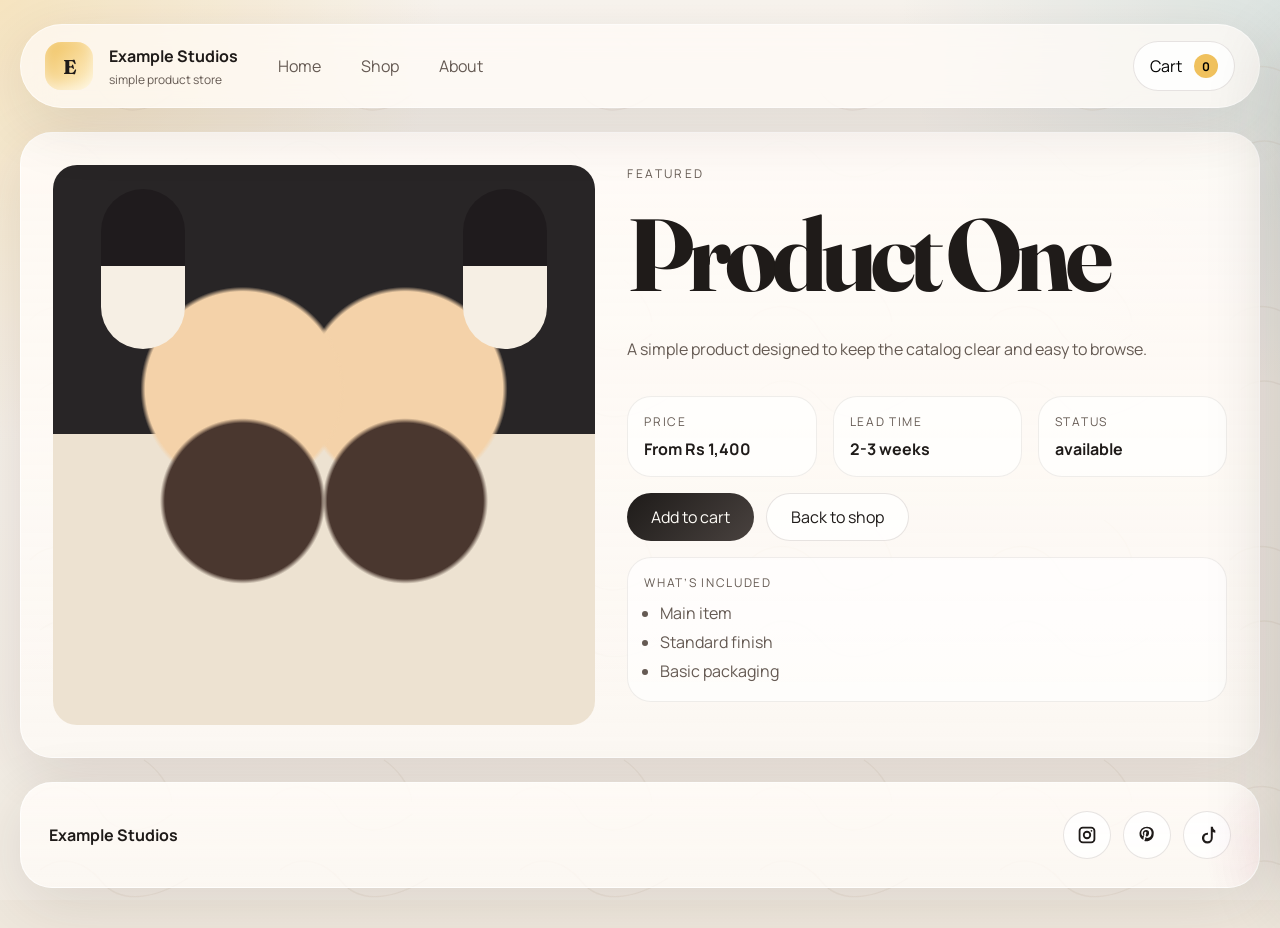
<file: product.html>
<!DOCTYPE html>
<html lang="en">
<head>
  <meta charset="UTF-8">
  <meta name="viewport" content="width=device-width, initial-scale=1.0">
  <title>Product | Example Studios</title>
  <meta name="description" content="View simple product details for Example Studios.">
  <link rel="preconnect" href="https://fonts.googleapis.com">
  <link rel="preconnect" href="https://fonts.gstatic.com" crossorigin>
  <link
    href="https://fonts.googleapis.com/css2?family=Baloo+2:wght@400;600;700&family=Fraunces:opsz,wght@9..144,400;9..144,600;9..144,700&family=Manrope:wght@400;500;700;800&display=swap"
    rel="stylesheet"
  >
  <link rel="stylesheet" href="styles.css">
</head>
<body>
  <div class="site-shell">
    <header class="topbar">
      <a class="brand" href="index.html" aria-label="Example Studios home">
        <span class="brand-mark">E</span>
        <span class="brand-text">
          <strong>Example Studios</strong>
          <small>simple product store</small>
        </span>
      </a>
      <button class="menu-toggle" type="button" aria-expanded="false" aria-controls="site-nav">
        Menu
      </button>
      <nav id="site-nav" class="nav">
        <a class="nav-link" href="index.html">Home</a>
        <a class="nav-link" href="shop.html">Shop</a>
        <a class="nav-link" href="about.html">About</a>
      </nav>
      <div class="header-actions">
        <button class="cart-button" type="button" aria-expanded="false" aria-controls="cart-drawer">
          Cart
          <span class="cart-count" data-cart-count>0</span>
        </button>
      </div>
    </header>

    <main>
      <section class="product-detail panel" data-product-page>
        <div class="product-detail-visual">
          <div class="product-visual" data-product-visual></div>
        </div>
        <div class="product-detail-copy">
          <p class="eyebrow" data-product-category>Featured</p>
          <h1 data-product-name>Product</h1>
          <p class="product-detail-description" data-product-description></p>
          <div class="product-detail-meta">
            <div>
              <span class="detail-label">Price</span>
              <strong data-product-price>Rs 0</strong>
            </div>
            <div>
              <span class="detail-label">Lead time</span>
              <strong data-product-lead>Made to order</strong>
            </div>
            <div>
              <span class="detail-label">Status</span>
              <strong data-product-status>Available</strong>
            </div>
          </div>
          <div class="product-detail-actions">
            <button class="button button-primary add-to-cart-button" type="button" data-add-to-cart="">
              Add to cart
            </button>
            <a class="button button-secondary" href="shop.html">Back to shop</a>
          </div>
          <div class="product-detail-includes">
            <span class="detail-label">What’s included</span>
            <ul data-product-includes></ul>
          </div>
        </div>
      </section>
    </main>

    <aside id="cart-drawer" class="cart-drawer" aria-hidden="true">
      <div class="cart-drawer-header">
        <div>
          <p class="eyebrow">Your cart</p>
          <h2>Picked for later</h2>
        </div>
        <button class="cart-close" type="button" aria-label="Close cart">Close</button>
      </div>
      <div class="cart-items" data-cart-items></div>
      <div class="cart-empty" data-cart-empty>Your cart is empty.</div>
      <div class="cart-summary">
        <div class="cart-total">
          <span>Total</span>
          <strong data-cart-total>Rs 0</strong>
        </div>
        <button class="button button-primary cart-checkout" type="button">Checkout later</button>
      </div>
    </aside>
    <div class="cart-backdrop" hidden></div>

    <footer class="site-footer panel">
      <div>
        <strong>Example Studios</strong>
      </div>
      <div class="socials" aria-label="Social media links">
        <a href="#" aria-label="Instagram">
          <svg viewBox="0 0 24 24" aria-hidden="true"><path d="M7 2h10a5 5 0 0 1 5 5v10a5 5 0 0 1-5 5H7a5 5 0 0 1-5-5V7a5 5 0 0 1 5-5zm0 2.2A2.8 2.8 0 0 0 4.2 7v10A2.8 2.8 0 0 0 7 19.8h10a2.8 2.8 0 0 0 2.8-2.8V7A2.8 2.8 0 0 0 17 4.2zm10.35 1.7a1.05 1.05 0 1 1 0 2.1 1.05 1.05 0 0 1 0-2.1zM12 7a5 5 0 1 1 0 10 5 5 0 0 1 0-10zm0 2.2A2.8 2.8 0 1 0 12 14.8 2.8 2.8 0 0 0 12 9.2z"/></svg>
        </a>
        <a href="#" aria-label="Pinterest">
          <svg viewBox="0 0 24 24" aria-hidden="true"><path d="M12.01 2C6.76 2 3 5.76 3 10.72c0 3.18 1.79 5.95 4.67 7.03.03-.55.01-1.22.15-1.82.16-.65 1.06-4.48 1.06-4.48s-.26-.52-.26-1.28c0-1.2.69-2.1 1.56-2.1.73 0 1.09.55 1.09 1.21 0 .74-.47 1.85-.72 2.88-.21.87.44 1.57 1.31 1.57 1.57 0 2.63-2.02 2.63-4.42 0-1.82-1.22-3.18-3.45-3.18-2.51 0-4.07 1.87-4.07 3.99 0 .73.22 1.26.56 1.66.16.19.18.26.12.47l-.18.73c-.06.23-.25.31-.46.22-1.27-.52-1.86-1.92-1.86-3.5 0-2.61 2.19-5.74 6.55-5.74 3.5 0 5.81 2.53 5.81 5.25 0 3.59-2 6.26-4.95 6.26-.99 0-1.92-.53-2.24-1.12l-.61 2.38c-.22.84-.65 1.88-.96 2.52.72.22 1.48.33 2.26.33 5.24 0 9-3.76 9-8.72C21 5.76 17.24 2 12.01 2z"/></svg>
        </a>
        <a href="#" aria-label="TikTok">
          <svg viewBox="0 0 24 24" aria-hidden="true"><path d="M16.56 2H19a5.52 5.52 0 0 0 3 4.68v2.48a7.87 7.87 0 0 1-3.07-.63v7.15a6.52 6.52 0 1 1-6.52-6.52c.25 0 .5.01.74.04v2.56a3.92 3.92 0 1 0 3.41 3.88z"/></svg>
        </a>
      </div>
    </footer>
  </div>

  <script src="products.js"></script>
  <script src="script.js"></script>
</body>
</html>
</file>
<file: styles.css>
:root {
  --bg: #f3efe8;
  --paper: rgba(255, 251, 247, 0.74);
  --paper-strong: rgba(255, 251, 247, 0.92);
  --ink: #1f1b19;
  --muted: #655a53;
  --line: rgba(57, 39, 28, 0.12);
  --gold: #f0c15d;
  --pink: #f2b7ca;
  --sky: #7eacb0;
  --peach: #ebc4a0;
  --shadow: 0 16px 64px rgba(54, 37, 29, 0.12);
  --radius-xl: 32px;
  --radius-lg: 24px;
  --radius-md: 16px;
  --max-width: 1180px;
}

* {
  box-sizing: border-box;
}

html {
  scroll-behavior: smooth;
}

body {
  margin: 0;
  min-height: 100vh;
  color: var(--ink);
  font-family: "Manrope", "Segoe UI", sans-serif;
  background:
    radial-gradient(circle at top left, rgba(240, 193, 93, 0.4), transparent 28%),
    radial-gradient(circle at top right, rgba(126, 172, 176, 0.28), transparent 24%),
    linear-gradient(180deg, #f8f3ec 0%, #efe8dd 100%);
}

body::before {
  content: "";
  position: fixed;
  inset: 0;
  background-image:
    linear-gradient(rgba(255, 255, 255, 0.18), rgba(255, 255, 255, 0.18)),
    url("data:image/svg+xml,%3Csvg xmlns='http://www.w3.org/2000/svg' width='240' height='240' viewBox='0 0 240 240'%3E%3Cg fill='none' stroke='%23bfa892' stroke-opacity='.18' stroke-width='1.4'%3E%3Cpath d='M30 80c18-20 54-18 68 8s44 30 74 6'/%3E%3Cpath d='M40 150c20-16 44-10 62 12s52 18 86-4'/%3E%3Cpath d='M144 40c12 8 26 24 28 42'/%3E%3C/g%3E%3C/svg%3E");
  pointer-events: none;
  z-index: -1;
}

a {
  color: inherit;
  text-decoration: none;
}

button {
  font: inherit;
}

.site-shell {
  width: min(calc(100% - 40px), 1440px);
  margin: 0 auto;
  padding: 24px 0 40px;
}

.topbar {
  position: sticky;
  top: 16px;
  z-index: 10;
  display: flex;
  align-items: center;
  justify-content: space-between;
  gap: 24px;
  padding: 16px 24px;
  margin-bottom: 24px;
  width: 100%;
  margin-left: 0;
  margin-right: 0;
  background: rgba(255, 251, 247, 0.72);
  border: 1px solid rgba(255, 255, 255, 0.55);
  -webkit-backdrop-filter: blur(16px);
  backdrop-filter: blur(16px);
  border-radius: 999px;
  box-shadow: var(--shadow);
}

.brand {
  display: inline-flex;
  align-items: center;
  gap: 16px;
}

.brand-mark {
  display: inline-grid;
  place-items: center;
  width: 48px;
  height: 48px;
  border-radius: 16px;
  background: linear-gradient(135deg, var(--gold), #fff2d0);
  font-family: "Fraunces", serif;
  font-size: 1.25rem;
  font-weight: 700;
  box-shadow: inset 0 -4px 12px rgba(255, 255, 255, 0.45);
}

.brand-text {
  display: grid;
  gap: 4px;
}

.brand-text strong {
  font-size: 1rem;
}

.brand-text small {
  color: var(--muted);
  font-size: 0.75rem;
}

.nav {
  display: flex;
  align-items: center;
  gap: 8px;
}

.header-actions {
  display: flex;
  align-items: center;
  gap: 12px;
  margin-left: auto;
}

.nav-link,
.menu-toggle,
.cart-button,
.filter-chip,
.button {
  transition: transform 180ms ease, background-color 180ms ease, border-color 180ms ease, box-shadow 180ms ease;
}

.nav-link {
  padding: 12px 16px;
  border-radius: 999px;
  color: var(--muted);
}

.nav-link:hover,
.nav-link.is-active {
  color: var(--ink);
  background: rgba(255, 255, 255, 0.75);
}

.menu-toggle {
  display: none;
  padding: 12px 16px;
  border: 1px solid var(--line);
  border-radius: 999px;
  background: rgba(255, 255, 255, 0.78);
}

.cart-button {
  display: inline-flex;
  align-items: center;
  gap: 12px;
  padding: 12px 16px;
  border: 1px solid var(--line);
  border-radius: 999px;
  background: rgba(255, 255, 255, 0.82);
}

.cart-count {
  display: inline-grid;
  place-items: center;
  min-width: 24px;
  height: 24px;
  padding: 0 8px;
  border-radius: 999px;
  background: var(--gold);
  font-size: 0.75rem;
  font-weight: 700;
}

main {
  display: grid;
  gap: 24px;
}

.panel {
  position: relative;
  overflow: hidden;
  background: linear-gradient(180deg, var(--paper-strong), var(--paper));
  border: 1px solid rgba(255, 255, 255, 0.7);
  border-radius: var(--radius-xl);
  box-shadow: var(--shadow);
}

.panel::after {
  content: "";
  position: absolute;
  inset: auto -10% -55% auto;
  width: 180px;
  height: 180px;
  background: radial-gradient(circle, rgba(242, 183, 202, 0.22), transparent 70%);
  pointer-events: none;
}

.hero,
.shop-hero,
.about-hero,
.about-teaser,
.site-footer {
  padding: 28px;
}

.hero {
  display: grid;
  grid-template-columns: 1.15fr 0.85fr;
  gap: 24px;
  min-height: 620px;
}

.hero-copy,
.shop-hero,
.about-intro {
  align-self: center;
}

.eyebrow {
  margin: 0 0 8px;
  color: var(--muted);
  font-size: 0.75rem;
  letter-spacing: 0.2em;
  text-transform: uppercase;
}

h1,
h2,
h3 {
  margin: 0;
  line-height: 0.95;
}

h1,
.headline-pop,
.art-note h2 {
  font-family: "Fraunces", Georgia, serif;
}

h1 {
  font-size: clamp(3.2rem, 8vw, 6.4rem);
  letter-spacing: -0.06em;
}

.headline-pop {
  display: block;
  color: #c62828;
  text-shadow: 0 8px 16px rgba(83, 54, 22, 0.14);
  position: relative;
  z-index: 1;
}

.headline-pop::before {
  content: "";
  position: absolute;
  left: -8px;
  right: 18%;
  bottom: 16px;
  height: 32px;
  background: linear-gradient(135deg, #ffe49c, #f0c15d);
  transform: rotate(-2deg);
  border-radius: 999px 32px 999px 32px;
  z-index: -1;
  opacity: 0.95;
}

.hero-text,
.feature p,
.product-copy p,
.about-intro p,
.about-layout p,
.values-panel p,
.site-footer p,
.shop-hero p {
  color: var(--muted);
  line-height: 1.7;
  font-size: 1rem;
}

.hero-text {
  max-width: 58ch;
  margin: 24px 0 0;
}

.hero-actions,
.filter-row {
  display: flex;
  flex-wrap: wrap;
  gap: 12px;
  margin-top: 24px;
}

.shop-controls {
  display: flex;
  align-items: center;
  justify-content: space-between;
  gap: 24px;
  margin-top: 24px;
}

.shop-controls .filter-row {
  margin-top: 0;
}

.button {
  display: inline-flex;
  align-items: center;
  justify-content: center;
  min-height: 48px;
  padding: 0 24px;
  border-radius: 999px;
  border: 1px solid transparent;
}

.button:hover,
.filter-chip:hover,
.menu-toggle:hover,
.cart-button:hover {
  transform: translateY(-1px);
}

.button-primary {
  color: #fffdf8;
  background: linear-gradient(135deg, #1e1b19, #49423f);
}

.button-secondary,
.filter-chip {
  background: rgba(255, 255, 255, 0.76);
  border-color: var(--line);
}

.filter-chip {
  padding: 12px 16px;
  border-radius: 999px;
  color: var(--ink);
  cursor: pointer;
}

.filter-chip.is-selected {
  background: var(--gold);
}

.filter-status,
.shop-empty-state {
  margin: 0;
  color: var(--muted);
}

.sort-row {
  display: flex;
  align-items: center;
  gap: 12px;
  margin-top: 0;
  margin-left: auto;
}

.sort-label {
  color: var(--muted);
  font-size: 0.75rem;
  letter-spacing: 0.14em;
  text-transform: uppercase;
}

.sort-select {
  min-height: 48px;
  padding: 0 48px 0 16px;
  border: 1px solid var(--line);
  border-radius: 999px;
  background: rgba(255, 255, 255, 0.82);
  background-image: url("data:image/svg+xml,%3Csvg xmlns='http://www.w3.org/2000/svg' width='16' height='16' viewBox='0 0 16 16'%3E%3Cpath fill='none' stroke='%231f1b19' stroke-linecap='round' stroke-linejoin='round' stroke-width='1.5' d='M4 6l4 4 4-4'/%3E%3C/svg%3E");
  background-position: right 16px center;
  background-repeat: no-repeat;
  background-size: 16px 16px;
  color: var(--ink);
  font: inherit;
  -webkit-appearance: none;
  -moz-appearance: none;
  appearance: none;
}

.filter-status {
  margin-top: 16px;
}

.shop-empty-state {
  padding: 24px;
  text-align: center;
}

.hero-art {
  position: relative;
  display: grid;
  align-content: end;
  gap: 16px;
}

.art-card {
  position: relative;
  border-radius: 28px;
  overflow: hidden;
}

.art-photo {
  min-height: 390px;
  background:
    linear-gradient(160deg, rgba(41, 31, 24, 0.08), rgba(41, 31, 24, 0.45)),
    radial-gradient(circle at 30% 20%, rgba(253, 232, 121, 0.9), transparent 28%),
    linear-gradient(145deg, #6b645d 0%, #b19c7b 36%, #2d2928 100%);
}

.art-photo::before {
  content: "";
  position: absolute;
  inset: 0;
  background:
    linear-gradient(18deg, transparent 45%, rgba(255, 255, 255, 0.24) 48%, transparent 55%),
    url("data:image/svg+xml,%3Csvg xmlns='http://www.w3.org/2000/svg' width='240' height='240' viewBox='0 0 240 240'%3E%3Cg fill='none' stroke='%23fff4d6' stroke-opacity='.18' stroke-width='2'%3E%3Cpath d='M22 48l18 8 8 20'/%3E%3Cpath d='M184 40l12 20 22 6'/%3E%3Cpath d='M50 200c44-18 92-20 144-6'/%3E%3C/g%3E%3C/svg%3E");
  mix-blend-mode: screen;
}

.photo-overlay {
  position: absolute;
  inset: auto 20px 20px 20px;
  padding: 16px;
  background: rgba(255, 248, 240, 0.78);
  -webkit-backdrop-filter: blur(8px);
  backdrop-filter: blur(8px);
  border-radius: 24px;
}

.photo-overlay p {
  margin: 8px 0 0;
  font-family: "Baloo 2", cursive;
  font-size: 1.5rem;
}

.scribble-star {
  display: inline-block;
  width: 48px;
  height: 48px;
  background: var(--gold);
  clip-path: polygon(50% 0%, 60% 36%, 100% 50%, 60% 64%, 50% 100%, 40% 64%, 0% 50%, 40% 36%);
}

.art-note {
  padding: 24px;
  background: linear-gradient(180deg, rgba(126, 172, 176, 0.18), rgba(255, 251, 247, 0.86));
  border: 1px solid rgba(126, 172, 176, 0.2);
}

.doodle-badge,
.product-tag,
.price-pill {
  display: inline-flex;
  align-items: center;
  gap: 8px;
  min-height: 32px;
  padding: 0 16px;
  border-radius: 999px;
  background: rgba(255, 255, 255, 0.78);
  border: 1px solid rgba(57, 39, 28, 0.1);
  font-size: 0.75rem;
}

.price-pill {
  margin-bottom: 16px;
}

.art-note h2 {
  margin-top: 16px;
  font-size: clamp(2rem, 4vw, 3rem);
}

.art-note ul {
  margin: 16px 0 0;
  padding-left: 16px;
  color: var(--muted);
  line-height: 1.8;
}

.story-grid,
.about-layout {
  display: grid;
  grid-template-columns: 1.1fr 0.9fr 0.9fr;
  gap: 24px;
}

.about-layout {
  grid-template-columns: 1fr 1fr;
}

.about-layout .panel {
  display: grid;
  align-content: start;
  gap: 12px;
  padding: 24px;
}

.feature,
.values-panel,
.product-card {
  padding: 24px;
}

.feature h2,
.section-heading h2,
.about-intro h1,
.shop-hero h1 {
  font-family: "Fraunces", Georgia, serif;
  font-size: clamp(2.4rem, 5vw, 4.6rem);
  letter-spacing: -0.05em;
  line-height: 1.02;
}

.feature h3,
.product-copy h2,
.product-copy h3,
.value-grid h3,
.about-layout h2 {
  font-family: "Fraunces", Georgia, serif;
  font-size: 2rem;
  letter-spacing: -0.04em;
}

.quote-bubble {
  display: inline-block;
  max-width: 256px;
  padding: 16px 24px;
  margin-bottom: 16px;
  font-family: "Baloo 2", cursive;
  font-size: 1.5rem;
  background: #fffef9;
  border: 4px solid rgba(31, 27, 25, 0.76);
  border-radius: 32px;
}

.catalog-preview,
.shop-grid {
  display: grid;
  gap: 24px;
}

.section-heading {
  display: grid;
  gap: 8px;
}

.product-grid,
.shop-grid,
.value-grid {
  display: grid;
  grid-template-columns: repeat(3, minmax(0, 1fr));
  gap: 24px;
}

.product-card {
  display: grid;
  gap: 16px;
}

.product-card.is-clickable {
  cursor: pointer;
}

.product-card.is-hidden {
  display: none;
}

.product-card.is-clickable:focus-visible {
  outline: 4px solid rgba(184, 131, 23, 0.55);
  outline-offset: 4px;
}

.product-visual {
  min-height: 240px;
  border-radius: 24px;
  position: relative;
  overflow: hidden;
  background-color: #efe4d6;
}

.product-visual::before,
.product-visual::after {
  content: "";
  position: absolute;
}

.product-one {
  background:
    radial-gradient(circle at 35% 60%, #4a372f 0 16%, transparent 17%),
    radial-gradient(circle at 65% 60%, #4a372f 0 16%, transparent 17%),
    radial-gradient(circle at 35% 40%, #f4d2a9 0 20%, transparent 21%),
    radial-gradient(circle at 65% 40%, #f4d2a9 0 20%, transparent 21%),
    linear-gradient(180deg, #282526 0 48%, #ede2d1 48% 100%);
}

.product-one::before,
.product-one::after {
  top: 24px;
  width: 84px;
  height: 160px;
  border-radius: 48px;
  background: linear-gradient(180deg, #1f1b1d 0 48%, #f6efe4 48% 100%);
}

.product-one::before {
  left: 48px;
}

.product-one::after {
  right: 48px;
}

.product-two {
  background:
    radial-gradient(circle at center, #f7bfd0 0 16%, transparent 17%),
    radial-gradient(circle at 50% 50%, #ef9eb5 0 34%, transparent 35%),
    linear-gradient(180deg, #79a3ad, #c6e0d9);
}

.product-two::before {
  inset: 32px;
  border-radius: 50%;
  border: 16px solid #f4c1d1;
}

.product-two::after {
  inset: 100px;
  border-radius: 50%;
  background: radial-gradient(circle, #b0637b 0 22%, transparent 23%),
    radial-gradient(circle at right, #b0637b 0 22%, transparent 23%);
}

.product-three {
  background:
    radial-gradient(circle at 50% 16%, rgba(255, 234, 195, 0.96), transparent 22%),
    linear-gradient(180deg, #c49d71, #f0d8ba);
}

.product-three::before {
  left: calc(50% - 32px);
  top: 32px;
  width: 64px;
  height: 180px;
  border-radius: 32px;
  background: linear-gradient(180deg, #2d2625 0 28%, #ecc89d 28% 50%, #2d2625 50% 100%);
  box-shadow:
    -48px 32px 0 -8px #2d2625,
    48px 32px 0 -8px #2d2625;
}

.product-four {
  background:
    radial-gradient(circle at 50% 36%, #f0c15d 0 8%, transparent 9%),
    linear-gradient(180deg, #efe6d8, #cab8a8);
}

.product-four::before {
  left: calc(50% - 56px);
  top: 52px;
  width: 112px;
  height: 112px;
  border-radius: 48px;
  background: #f1d5bb;
}

.product-four::after {
  left: calc(50% - 64px);
  bottom: 24px;
  width: 128px;
  height: 80px;
  border-radius: 40px;
  background: #b68467;
}

.product-five {
  background:
    linear-gradient(135deg, #fff6e6, #f2b7ca),
    linear-gradient(180deg, #8cb7ba, #5f868e);
}

.product-five::before {
  inset: 40px;
  border-radius: 24px;
  background:
    radial-gradient(circle at 20% 20%, rgba(255, 255, 255, 0.7), transparent 16%),
    linear-gradient(135deg, #7ba8ab, #e3b18c);
}

.product-five::after {
  left: 32px;
  right: 32px;
  bottom: 40px;
  height: 16px;
  border-radius: 999px;
  background: rgba(255, 255, 255, 0.7);
}

.product-six {
  background:
    linear-gradient(180deg, #86adb0, #f1e1cb);
}

.product-six::before {
  left: 24px;
  right: 24px;
  top: 32px;
  bottom: 32px;
  border-radius: 32px;
  background:
    radial-gradient(circle at 18% 30%, #f1c462 0 10%, transparent 11%),
    radial-gradient(circle at 80% 24%, #f2b7ca 0 12%, transparent 13%),
    radial-gradient(circle at 48% 58%, #fffdf7 0 26%, transparent 27%),
    linear-gradient(135deg, #e9d7c5, #cbb099);
}

.product-copy {
  display: grid;
  gap: 12px;
}

.product-actions {
  display: flex;
  flex-wrap: wrap;
  gap: 12px;
  margin-top: 4px;
  justify-content: center;
  align-items: center;
}

.add-to-cart-button {
  border: 0;
  cursor: pointer;
}

.product-meta {
  display: flex;
  justify-content: space-between;
  gap: 12px;
  color: var(--muted);
}

.cart-drawer {
  position: fixed;
  top: 24px;
  right: 24px;
  bottom: 24px;
  width: min(384px, calc(100vw - 32px));
  display: grid;
  grid-template-rows: auto 1fr auto;
  gap: 16px;
  padding: 24px;
  background: rgba(255, 251, 247, 0.96);
  border: 1px solid rgba(255, 255, 255, 0.82);
  border-radius: 32px;
  box-shadow: 0 24px 80px rgba(38, 28, 22, 0.24);
  -webkit-backdrop-filter: blur(16px);
  backdrop-filter: blur(16px);
  transform: translateX(calc(100% + 32px));
  transition: transform 220ms ease;
  z-index: 30;
}

.cart-drawer.is-open {
  transform: translateX(0);
}

.cart-backdrop {
  position: fixed;
  inset: 0;
  background: rgba(29, 21, 18, 0.2);
  -webkit-backdrop-filter: blur(4px);
  backdrop-filter: blur(4px);
  z-index: 20;
}

.cart-open {
  overflow: hidden;
}

.cart-drawer-header,
.cart-total,
.cart-item-controls {
  display: flex;
  align-items: center;
  justify-content: space-between;
  gap: 12px;
}

.cart-close,
.cart-item-controls button {
  border: 1px solid var(--line);
  border-radius: 999px;
  background: rgba(255, 255, 255, 0.86);
  cursor: pointer;
}

.cart-close {
  padding: 12px 16px;
}

.cart-items {
  display: grid;
  align-content: start;
  gap: 16px;
  overflow: auto;
}

.cart-item {
  display: grid;
  grid-template-columns: 88px 1fr;
  gap: 16px;
  padding: 12px;
  border-radius: 24px;
  background: rgba(255, 255, 255, 0.75);
}

.cart-item-visual {
  min-height: 96px;
  border-radius: 16px;
  overflow: hidden;
}

.cart-item-copy {
  display: grid;
  gap: 8px;
  align-content: start;
}

.cart-item-copy span {
  color: var(--muted);
  font-size: 1rem;
}

.cart-item-controls {
  justify-content: flex-start;
  flex-wrap: wrap;
}

.cart-item-controls button {
  min-width: 32px;
  height: 32px;
  padding: 0 12px;
}

.cart-item-controls .cart-remove {
  min-width: auto;
}

.cart-empty {
  color: var(--muted);
}

.cart-summary {
  display: grid;
  gap: 16px;
}

.cart-checkout {
  width: 100%;
}

.product-detail {
  display: grid;
  grid-template-columns: 0.95fr 1.05fr;
  gap: 32px;
  padding: 32px;
}

.product-detail-visual {
  display: grid;
}

.product-detail-visual .product-visual {
  min-height: 560px;
}

.product-detail-copy {
  display: grid;
  align-content: start;
  gap: 16px;
}

.product-detail-description {
  color: var(--muted);
  line-height: 1.8;
  font-size: 1rem;
}

.product-detail-meta {
  display: grid;
  grid-template-columns: repeat(3, minmax(0, 1fr));
  gap: 16px;
}

.product-detail-meta > div,
.product-detail-includes {
  padding: 16px;
  border-radius: 24px;
  background: rgba(255, 255, 255, 0.66);
  border: 1px solid rgba(57, 39, 28, 0.08);
}

.detail-label {
  display: block;
  margin-bottom: 8px;
  color: var(--muted);
  font-size: 0.75rem;
  letter-spacing: 0.14em;
  text-transform: uppercase;
}

.product-detail-actions {
  display: flex;
  flex-wrap: wrap;
  gap: 12px;
}

.product-detail-includes ul {
  margin: 0;
  padding-left: 16px;
  color: var(--muted);
  line-height: 1.8;
}

.about-teaser,
.site-footer {
  display: flex;
  align-items: center;
  justify-content: space-between;
  gap: 20px;
}

.site-footer {
  margin-top: 24px;
}

.about-teaser .button {
  flex-shrink: 0;
  min-width: 176px;
  white-space: nowrap;
}

.socials {
  display: flex;
  gap: 12px;
}

.socials a {
  display: inline-grid;
  place-items: center;
  width: 48px;
  height: 48px;
  border-radius: 50%;
  background: rgba(255, 255, 255, 0.82);
  border: 1px solid rgba(57, 39, 28, 0.12);
}

.socials svg {
  width: 20px;
  height: 20px;
  fill: var(--ink);
}

.about-hero {
  display: grid;
  grid-template-columns: 1fr 0.85fr;
  gap: 32px;
  align-items: start;
  padding: 32px;
}

.about-intro {
  display: grid;
  gap: 16px;
}

.about-intro h1 {
  font-size: clamp(3rem, 6vw, 4.5rem);
  line-height: 1.08;
  letter-spacing: -0.04em;
  max-width: 12ch;
}

.about-intro p {
  margin: 0;
  max-width: 56ch;
}

.about-portrait {
  position: relative;
  min-height: 420px;
  border-radius: 32px;
  background: linear-gradient(180deg, #79a3ad, #79a3ad);
  overflow: hidden;
}

.portrait-cutout {
  position: absolute;
  left: 50%;
  bottom: 0;
  width: 272px;
  height: 320px;
  transform: translateX(-50%);
  background:
    radial-gradient(circle at 50% 30%, #2b2625 0 24%, transparent 25%),
    radial-gradient(circle at 50% 36%, #f2dec9 0 28%, transparent 29%),
    radial-gradient(circle at 40% 38%, #1f1b19 0 3%, transparent 4%),
    radial-gradient(circle at 60% 38%, #1f1b19 0 3%, transparent 4%),
    radial-gradient(circle at 50% 49%, #d88383 0 4%, transparent 5%),
    linear-gradient(180deg, transparent 0 42%, #f5efe8 42% 100%);
  filter: grayscale(1);
}

.portrait-doodle {
  position: absolute;
  border-radius: 50%;
}

.portrait-doodle-one {
  width: 120px;
  height: 120px;
  top: 24px;
  right: 40px;
  border: 16px solid #f4bfd0;
  border-radius: 38% 62% 44% 56%;
}

.portrait-doodle-two {
  width: 88px;
  height: 88px;
  left: 24px;
  bottom: 60px;
  background:
    linear-gradient(45deg, transparent 40%, var(--gold) 40% 60%, transparent 60%),
    linear-gradient(-45deg, transparent 40%, var(--gold) 40% 60%, transparent 60%);
}

.steps {
  display: grid;
  gap: 16px;
  margin-top: 8px;
}

.steps strong {
  display: block;
  margin-bottom: 8px;
}

.values-panel {
  display: grid;
  gap: 24px;
}

@media (max-width: 980px) {
  .hero,
  .about-hero,
  .product-detail,
  .story-grid,
  .about-layout,
  .product-grid,
  .shop-grid,
  .value-grid,
  .about-teaser,
  .site-footer {
    grid-template-columns: 1fr;
  }

  .hero {
    min-height: 0;
  }

  .product-detail-meta {
    grid-template-columns: 1fr;
  }

  .about-teaser,
  .site-footer {
    align-items: flex-start;
  }
}

@media (max-width: 760px) {
  .site-shell {
    width: min(calc(100% - 24px), var(--max-width));
    padding-top: 12px;
  }

  .topbar {
    flex-wrap: wrap;
    width: 100%;
    margin-left: 0;
    margin-right: 0;
    border-radius: 999px;
    padding: 16px;
  }

  .menu-toggle {
    display: inline-flex;
  }

  .nav {
    display: none;
    width: 100%;
    flex-direction: column;
    align-items: stretch;
    padding-top: 12px;
  }

  .nav.is-open {
    display: flex;
  }

  .header-actions {
    margin-left: 0;
  }

  .nav-link {
    text-align: center;
  }

  .hero,
  .shop-hero,
  .about-hero,
  .about-teaser,
  .site-footer,
  .feature,
  .product-card,
  .values-panel {
    padding: 24px;
  }

  h1 {
    font-size: clamp(2.5rem, 14vw, 4.5rem);
  }

  .feature h2,
  .section-heading h2,
  .about-intro h1,
  .shop-hero h1 {
    font-size: clamp(2rem, 11vw, 3.25rem);
  }

  .about-hero {
    padding: 24px;
    gap: 24px;
  }

  .about-intro {
    gap: 12px;
  }

  .about-intro h1 {
    font-size: clamp(2.5rem, 10vw, 4rem);
  }

  .product-meta {
    flex-direction: column;
  }

  .product-actions,
  .product-detail-actions {
    flex-direction: column;
  }

  .sort-row {
    align-items: stretch;
    flex-direction: column;
    margin-left: 0;
  }

  .shop-controls {
    align-items: stretch;
    flex-direction: column;
  }

  .cart-drawer {
    top: auto;
    right: 12px;
    left: 12px;
    bottom: 12px;
    width: auto;
    border-radius: 32px;
  }

  .product-detail-visual .product-visual {
    min-height: 320px;
  }
}
</file>
